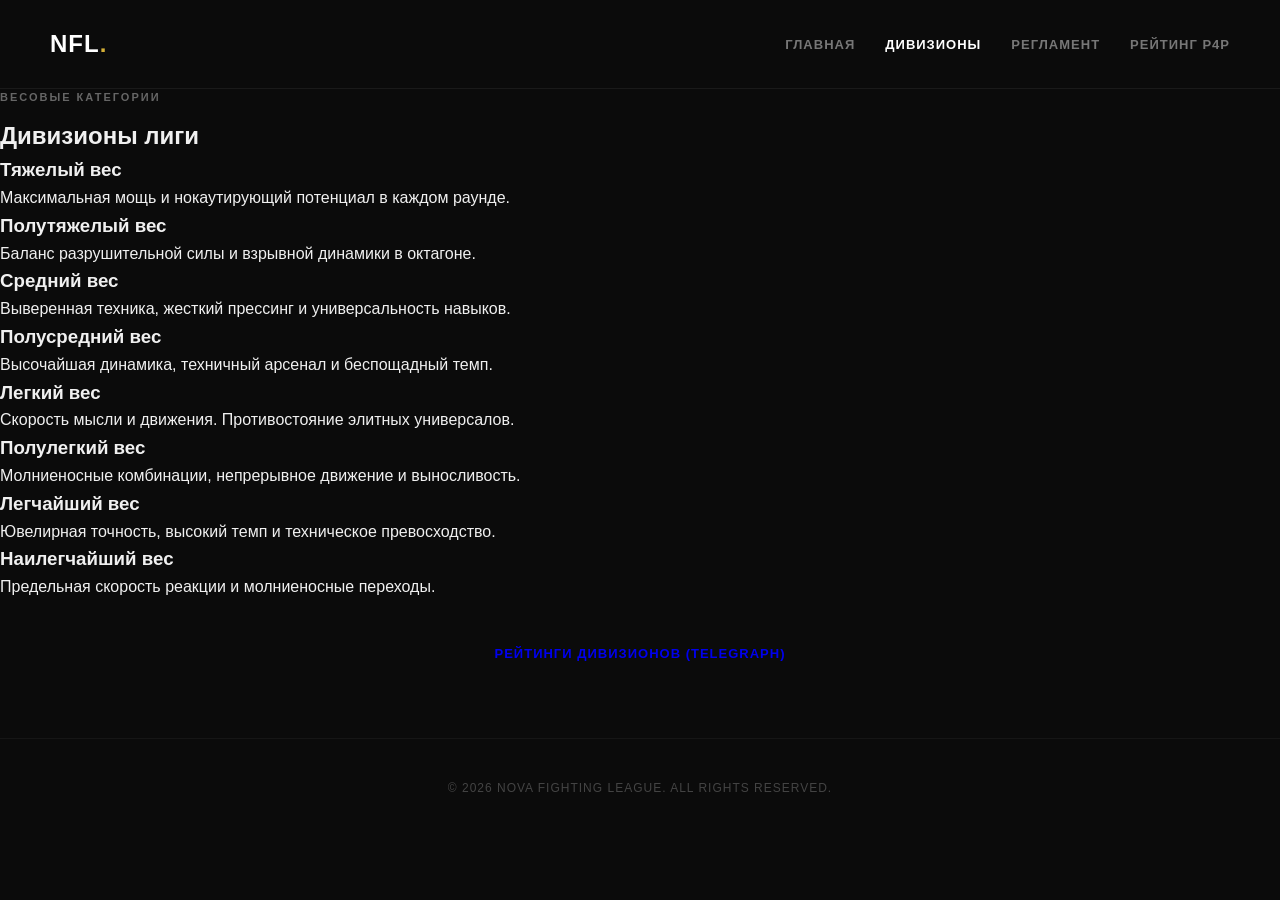
<file: divisions.html>
<!DOCTYPE html>
<html lang="ru">
<head>
    <meta charset="UTF-8">
    <meta name="viewport" content="width=device-width, initial-scale=1.0, maximum-scale=1.0, user-scalable=no">
    <title>NFL | Дивизионы</title>
    <link rel="stylesheet" href="styles.css">
</head>
<body>
    <header>
        <a href="index.html" class="logo">NFL<span>.</span></a>
        <nav>
            <ul>
                <li><a href="index.html">Главная</a></li>
                <li><a href="divisions.html" class="active">Дивизионы</a></li>
                <li><a href="rules.html">Регламент</a></li>
                <li><a href="p4p.html">Рейтинг P4P</a></li>
            </ul>
        </nav>
    </header>

    <div class="page-section">
        <span class="section-label">Весовые категории</span>
        <h2 class="section-title">Дивизионы лиги</h2>
        <div class="grid">
            <div class="card"><h3>Тяжелый вес</h3><p>Максимальная мощь и нокаутирующий потенциал в каждом раунде.</p></div>
            <div class="card"><h3>Полутяжелый вес</h3><p>Баланс разрушительной силы и взрывной динамики в октагоне.</p></div>
            <div class="card"><h3>Средний вес</h3><p>Выверенная техника, жесткий прессинг и универсальность навыков.</p></div>
            <div class="card"><h3>Полусредний вес</h3><p>Высочайшая динамика, техничный арсенал и беспощадный темп.</p></div>
            <div class="card"><h3>Легкий вес</h3><p>Скорость мысли и движения. Противостояние элитных универсалов.</p></div>
            <div class="card"><h3>Полулегкий вес</h3><p>Молниеносные комбинации, непрерывное движение и выносливость.</p></div>
            <div class="card"><h3>Легчайший вес</h3><p>Ювелирная точность, высокий темп и техническое превосходство.</p></div>
            <div class="card"><h3>Наилегчайший вес</h3><p>Предельная скорость реакции и молниеносные переходы.</p></div>
        </div>
        <div style="margin-top: 30px; text-align: center;">
            <a href="https://telegra.ph/Oficialnyj-rejting-VFC-07-13" target="_blank" class="btn" style="max-width: 350px;">Рейтинги дивизионов (Telegraph)</a>
        </div>
    </div>

    <footer>&copy; 2026 Nova Fighting League. All rights reserved.</footer>
</body>
</html>
</file>
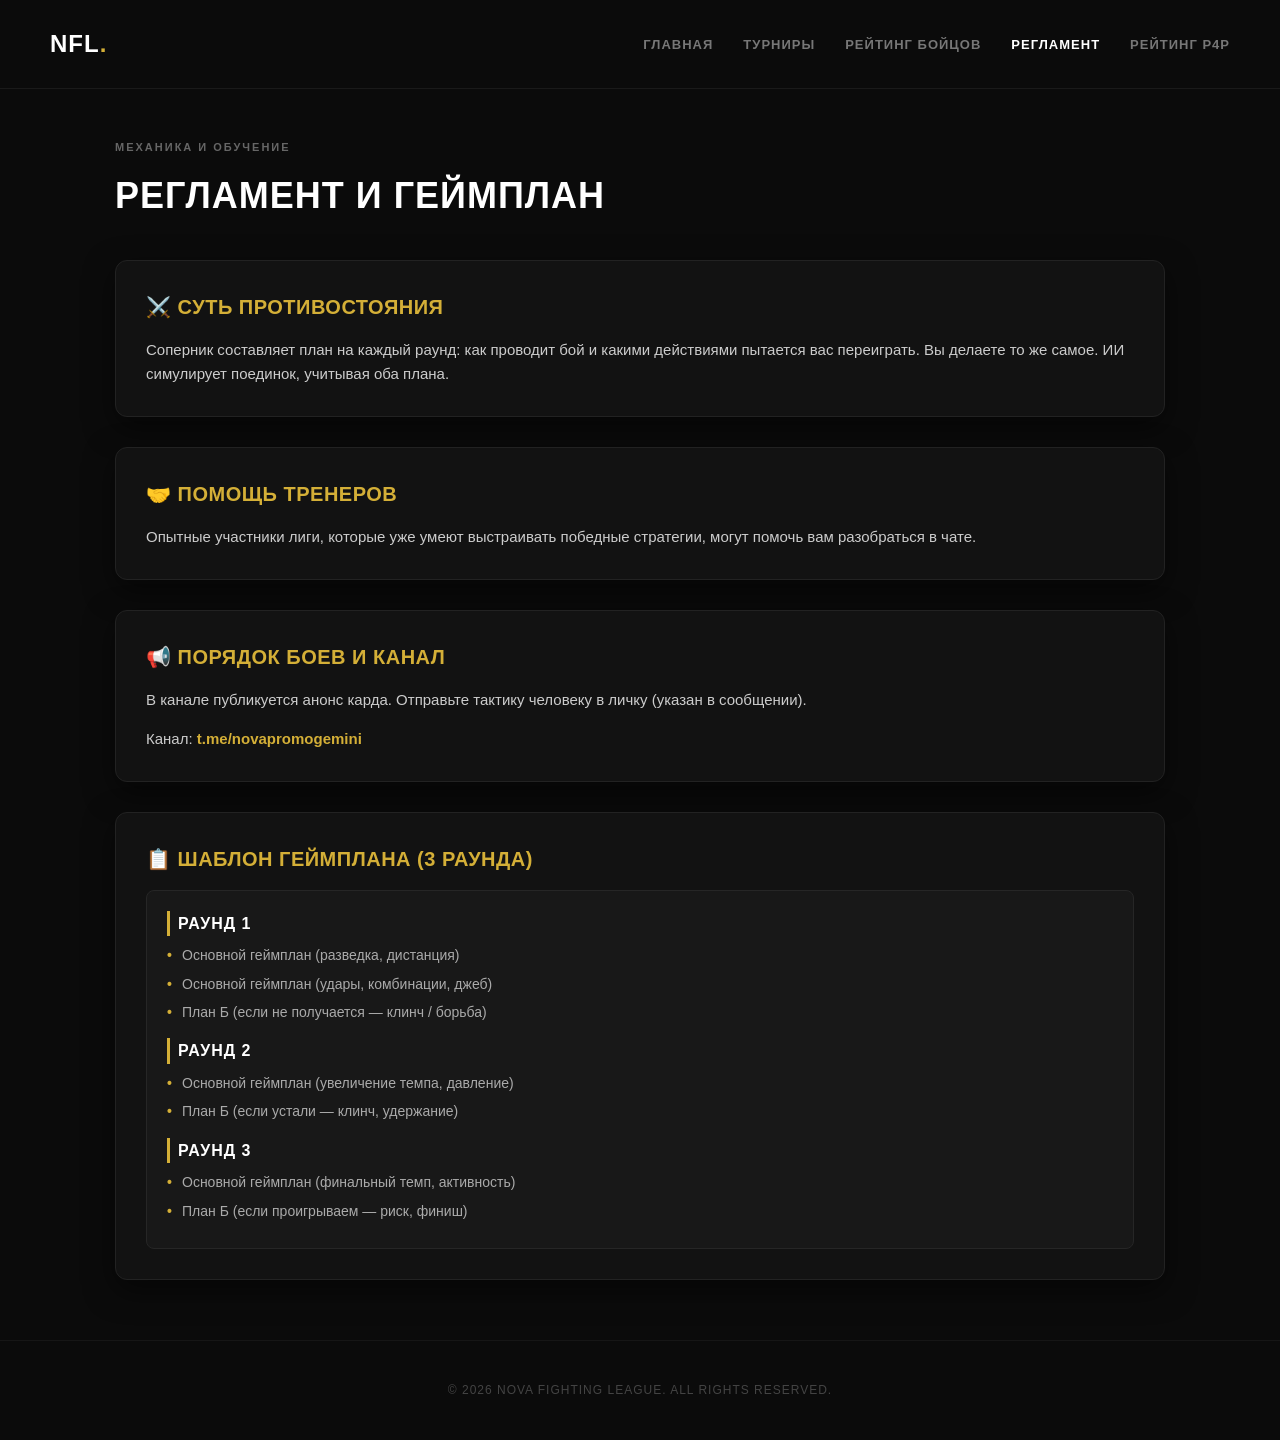
<file: rules.html>
<!DOCTYPE html>
<html lang="ru">
<head>
    <meta charset="UTF-8">
    <meta name="viewport" content="width=device-width, initial-scale=1.0">
    <title>NFL | Регламент</title>
    <link rel="stylesheet" href="styles.css">
    <style>
        /* Стили specifically для страницы регламента */
        .rules-card {
            background: #121212;
            border: 1px solid #222;
            border-radius: 12px;
            padding: 30px;
            margin-bottom: 30px;
            box-shadow: 0 10px 30px rgba(0,0,0,0.5);
        }
        .rules-card h2 {
            font-size: 20px;
            color: #d4af37;
            text-transform: uppercase;
            margin-bottom: 15px;
            font-weight: 800;
            letter-spacing: 0.5px;
            display: flex;
            align-items: center;
            gap: 10px;
        }
        .rules-card p {
            color: #ccc;
            font-size: 15px;
            line-height: 1.6;
            margin-bottom: 15px;
        }
        .rules-card p:last-child {
            margin-bottom: 0;
        }
        .telegram-link {
            color: #d4af37;
            text-decoration: none;
            font-weight: 700;
            transition: color 0.2s;
        }
        .telegram-link:hover {
            color: #fff;
            text-decoration: underline;
        }
        
        /* Блок шаблона геймплана */
        .gameplan-box {
            background: #181818;
            border: 1px solid #262626;
            border-radius: 8px;
            padding: 20px;
            margin-top: 15px;
        }
        .round-title {
            font-size: 16px;
            font-weight: 800;
            color: #fff;
            margin-top: 15px;
            margin-bottom: 8px;
            text-transform: uppercase;
            letter-spacing: 1px;
            border-left: 3px solid #d4af37;
            padding-left: 8px;
        }
        .round-title:first-child {
            margin-top: 0;
        }
        .plan-item {
            color: #aaa;
            font-size: 14px;
            margin-bottom: 6px;
            padding-left: 15px;
            position: relative;
        }
        .plan-item::before {
            content: "•";
            color: #d4af37;
            position: absolute;
            left: 0;
            font-weight: bold;
        }
    </style>
</head>
<body>
    <header>
        <a href="index.html" class="logo">NFL<span>.</span></a>
        <nav>
            <ul>
                <li><a href="index.html">Главная</a></li>
                <li><a href="tournaments.html">Турниры</a></li>
                <li><a href="rankings.html">Рейтинг бойцов</a></li>
                <li><a href="rules.html" class="active">Регламент</a></li>
                <li><a href="p4p.html">Рейтинг P4P</a></li>
            </ul>
        </nav>
    </header>

    <div class="container">
        <span class="section-label">Механика и обучение</span>
        <h1 class="page-title">Регламент и геймплан</h1>

        <!-- Суть противостояния -->
        <div class="rules-card">
            <h2>⚔️ Суть противостояния</h2>
            <p>Соперник составляет план на каждый раунд: как проводит бой и какими действиями пытается вас переиграть. Вы делаете то же самое. ИИ симулирует поединок, учитывая оба плана.</p>
        </div>

        <!-- Помощь тренеров -->
        <div class="rules-card">
            <h2>🤝 Помощь тренеров</h2>
            <p>Опытные участники лиги, которые уже умеют выстраивать победные стратегии, могут помочь вам разобраться в чате.</p>
        </div>

        <!-- Порядок боев и канал -->
        <div class="rules-card">
            <h2>📢 Порядок боев и канал</h2>
            <p>В канале публикуется анонс карда. Отправьте тактику человеку в личку (указан в сообщении).</p>
            <p style="margin-top: 10px;">
                Канал: <a href="https://t.me/novapromogemini" target="_blank" class="telegram-link">t.me/novapromogemini</a>
            </p>
        </div>

        <!-- Шаблон геймплана -->
        <div class="rules-card">
            <h2>📋 Шаблон геймплана (3 раунда)</h2>
            
            <div class="gameplan-box">
                <div class="round-title">Раунд 1</div>
                <div class="plan-item">Основной геймплан (разведка, дистанция)</div>
                <div class="plan-item">Основной геймплан (удары, комбинации, джеб)</div>
                <div class="plan-item">План Б (если не получается — клинч / борьба)</div>

                <div class="round-title">Раунд 2</div>
                <div class="plan-item">Основной геймплан (увеличение темпа, давление)</div>
                <div class="plan-item">План Б (если устали — клинч, удержание)</div>

                <div class="round-title">Раунд 3</div>
                <div class="plan-item">Основной геймплан (финальный темп, активность)</div>
                <div class="plan-item">План Б (если проигрываем — риск, финиш)</div>
            </div>
        </div>

    </div>

    <footer>&copy; 2026 Nova Fighting League. All rights reserved.</footer>
</body>
</html>
</file>
<file: styles.css>
/* ==========================================
   1. ОБЩИЕ СТИЛИ И СБРОС
   ========================================== */
* {
    box-sizing: border-box;
    margin: 0;
    padding: 0;
}

body {
    background-color: #0b0b0b;
    color: #f0f0f0;
    font-family: 'Segoe UI', Roboto, Helvetica, Arial, sans-serif;
    line-height: 1.6;
    -webkit-font-smoothing: antialiased;
}

/* ==========================================
   2. ШАПКА САЙТА (HEADER)
   ========================================== */
header {
    background: #0b0b0b;
    border-bottom: 1px solid #1a1a1a;
    padding: 25px 50px;
    display: flex;
    justify-content: space-between;
    align-items: center;
    position: sticky;
    top: 0;
    z-index: 1000;
}

.logo {
    font-size: 24px;
    font-weight: 900;
    color: #fff;
    text-decoration: none;
    letter-spacing: 1px;
}

.logo span {
    color: #d4af37;
}

header nav ul {
    list-style: none;
    display: flex;
    gap: 30px;
}

header nav ul li a {
    color: #777;
    text-decoration: none;
    font-weight: 600;
    font-size: 13px;
    text-transform: uppercase;
    letter-spacing: 1px;
    transition: color 0.2s ease;
}

header nav ul li a:hover,
header nav ul li a.active {
    color: #fff;
}

/* ==========================================
   3. ОСНОВНОЙ КОНТЕЙНЕР И ТИПОГРАФИКА
   ========================================== */
.container {
    max-width: 1100px;
    margin: 50px auto;
    padding: 0 25px;
}

.section-label {
    display: block;
    color: #666;
    font-size: 11px;
    font-weight: 700;
    text-transform: uppercase;
    letter-spacing: 2px;
    margin-bottom: 10px;
}

.page-title {
    font-size: 36px;
    font-weight: 900;
    color: #fff;
    text-transform: uppercase;
    margin-bottom: 35px;
    letter-spacing: 1px;
}

/* ==========================================
   4. ГЛАВНАЯ СТРАНИЦА (INDEX.HTML) СТИЛИ
   ========================================== */
.hero-grid {
    display: grid;
    grid-template-columns: 2fr 1fr;
    gap: 40px;
    align-items: start;
}

.hero-main {
    padding-top: 10px;
}

.hero-title {
    font-size: 52px;
    font-weight: 900;
    line-height: 1.05;
    text-transform: uppercase;
    letter-spacing: 1.5px;
    color: #fff;
    margin-bottom: 20px;
}

.hero-description {
    color: #888;
    font-size: 16px;
    margin-bottom: 35px;
    line-height: 1.7;
}

.hero-actions {
    display: flex;
    gap: 15px;
    margin-bottom: 60px;
}

.btn {
    display: inline-flex;
    align-items: center;
    justify-content: center;
    padding: 14px 28px;
    font-weight: 700;
    font-size: 13px;
    text-transform: uppercase;
    letter-spacing: 1px;
    text-decoration: none;
    border-radius: 6px;
    transition: all 0.2s ease;
}

.btn-primary {
    background-color: #fff;
    color: #0b0b0b;
    border: 1px solid #fff;
}

.btn-primary:hover {
    background-color: #d4af37;
    border-color: #d4af37;
}

.btn-outline {
    background-color: transparent;
    color: #fff;
    border: 1px solid #222;
}

.btn-outline:hover {
    border-color: #555;
    background: #141414;
}

.stats-row {
    display: flex;
    gap: 40px;
    border-top: 1px solid #161616;
    padding-top: 30px;
}

.stat-item .stat-num {
    font-size: 32px;
    font-weight: 900;
    color: #fff;
    letter-spacing: 1px;
}

.stat-item .stat-desc {
    font-size: 11px;
    text-transform: uppercase;
    color: #666;
    letter-spacing: 1.5px;
    margin-top: 4px;
}

/* Боковая панель новостей на главной */
.news-sidebar {
    background: #121212;
    border: 1px solid #1a1a1a;
    border-radius: 8px;
    padding: 25px;
}

.news-sidebar-title {
    font-size: 13px;
    font-weight: 800;
    text-transform: uppercase;
    letter-spacing: 1.5px;
    color: #fff;
    margin-bottom: 20px;
    border-bottom: 1px solid #1c1c1c;
    padding-bottom: 12px;
}

.news-item {
    padding: 12px 0;
    border-bottom: 1px solid #161616;
}

.news-item:last-child {
    border-bottom: none;
    padding-bottom: 0;
}

.news-date {
    display: block;
    font-size: 11px;
    color: #555;
    margin-bottom: 4px;
    font-family: monospace;
}

.news-text {
    font-size: 13px;
    color: #ccc;
    font-weight: 500;
}

/* ==========================================
   5. КАРТОЧКИ РЕЙТИНГОВ И ДИВИЗИОНОВ
   ========================================== */
.division-header {
    font-size: 18px;
    font-weight: 800;
    color: #fff;
    margin: 40px 0 15px 0;
    text-transform: uppercase;
    letter-spacing: 1px;
    border-bottom: 1px solid #1a1a1a;
    padding-bottom: 8px;
}

.rankings-list {
    display: flex;
    flex-direction: column;
    gap: 8px;
}

.fighter-card {
    background: #121212;
    border: 1px solid #1a1a1a;
    border-radius: 6px;
    padding: 14px 20px;
    display: flex;
    align-items: center;
    justify-content: space-between;
    transition: all 0.2s ease;
}

.fighter-card:hover {
    border-color: #333;
    background: #151515;
}

.fighter-card.champ {
    border: 1px solid rgba(212, 175, 55, 0.3);
    background: linear-gradient(90deg, #16140c 0%, #121212 100%);
}

.rank-num {
    font-weight: 800;
    font-size: 14px;
    color: #555;
    width: 35px;
}

.fighter-info {
    display: flex;
    align-items: center;
    gap: 12px;
    flex-grow: 1;
}

.flag {
    font-size: 16px;
}

.fighter-name {
    font-weight: 600;
    color: #fff;
    font-size: 15px;
}

.fighter-record {
    font-family: monospace;
    color: #666;
    font-size: 13px;
}

/* ==========================================
   6. СТРАНИЦА ТУРНИРОВ (КАРДЫ И БОИ)
   ========================================== */
.tournament-card {
    background: #121212;
    border: 1px solid #1a1a1a;
    border-radius: 8px;
    padding: 30px;
    margin-bottom: 40px;
    box-shadow: 0 10px 30px rgba(0,0,0,0.5);
}

.tournament-header {
    display: flex;
    justify-content: space-between;
    align-items: center;
    border-bottom: 1px solid #1a1a1a;
    padding-bottom: 20px;
    margin-bottom: 30px;
    flex-wrap: wrap;
    gap: 15px;
}

.tournament-title {
    font-size: 28px;
    font-weight: 800;
    color: #fff;
    text-transform: uppercase;
    letter-spacing: 1px;
}

.tournament-title span {
    color: #d4af37;
}

.tournament-date {
    background: rgba(212, 175, 55, 0.08);
    color: #d4af37;
    padding: 8px 16px;
    border-radius: 20px;
    font-size: 13px;
    font-weight: 600;
    border: 1px solid rgba(212, 175, 55, 0.15);
}

.card-section-title {
    font-size: 14px;
    color: #666;
    text-transform: uppercase;
    letter-spacing: 1.5px;
    margin-bottom: 20px;
    font-weight: 700;
}

.fights-grid {
    display: grid;
    grid-template-columns: repeat(auto-fit, minmax(300px, 1fr));
    gap: 12px;
}

.fight-row {
    background: #161616;
    border: 1px solid #202020;
    border-radius: 6px;
    padding: 14px 18px;
    display: flex;
    align-items: center;
    justify-content: space-between;
    transition: all 0.2s ease;
}

.fight-row:hover {
    border-color: #d4af37;
    transform: translateY(-1px);
}

.fighter-side {
    width: 42%;
    font-weight: 600;
    font-size: 14px;
    color: #fff;
    white-space: nowrap;
    overflow: hidden;
    text-overflow: ellipsis;
}

.fighter-side.right {
    text-align: right;
}

.vs-badge {
    background: #1e1e1e;
    color: #d4af37;
    font-size: 10px;
    font-weight: 900;
    padding: 4px 8px;
    border-radius: 4px;
    letter-spacing: 1px;
}

/* ==========================================
   7. СТРАНИЦА РЕГЛАМЕНТА И ПРАВИЛ
   ========================================== */
.rules-card {
    background: #121212;
    border: 1px solid #1a1a1a;
    border-radius: 8px;
    padding: 30px;
    margin-bottom: 25px;
}

.rules-card h2 {
    font-size: 18px;
    color: #fff;
    text-transform: uppercase;
    margin-bottom: 12px;
    font-weight: 800;
    letter-spacing: 0.5px;
}

.rules-card p {
    color: #aaa;
    font-size: 14px;
    line-height: 1.6;
    margin-bottom: 12px;
}

.rules-card p:last-child {
    margin-bottom: 0;
}

.telegram-link {
    color: #d4af37;
    text-decoration: none;
    font-weight: 700;
    transition: color 0.2s;
}

.telegram-link:hover {
    color: #fff;
    text-decoration: underline;
}

.gameplan-box {
    background: #161616;
    border: 1px solid #202020;
    border-radius: 6px;
    padding: 20px;
    margin-top: 15px;
}

.round-title {
    font-size: 15px;
    font-weight: 800;
    color: #fff;
    margin-top: 15px;
    margin-bottom: 8px;
    text-transform: uppercase;
    letter-spacing: 1px;
    border-left: 2px solid #d4af37;
    padding-left: 8px;
}

.round-title:first-child {
    margin-top: 0;
}

.plan-item {
    color: #999;
    font-size: 13px;
    margin-bottom: 6px;
    padding-left: 15px;
    position: relative;
}

.plan-item::before {
    content: "•";
    color: #d4af37;
    position: absolute;
    left: 0;
    font-weight: bold;
}

/* ==========================================
   8. ФУТЕР
   ========================================== */
footer {
    text-align: center;
    padding: 40px;
    color: #444;
    font-size: 12px;
    border-top: 1px solid #161616;
    margin-top: 60px;
    text-transform: uppercase;
    letter-spacing: 1px;
}

/* ==========================================
   9. АДАПТИВНОСТЬ ДЛЯ МОБИЛЬНЫХ (MOBILE RESPONSIVE)
   ========================================== */
@media (max-width: 900px) {
    .hero-grid {
        grid-template-columns: 1fr;
        gap: 30px;
    }
}

@media (max-width: 768px) {
    header {
        flex-direction: column;
        padding: 20px;
        gap: 12px;
    }

    header nav ul {
        flex-wrap: wrap;
        justify-content: center;
        gap: 12px 18px;
    }

    header nav ul li a {
        font-size: 12px;
    }

    .container {
        padding: 0 15px;
        margin: 25px auto;
    }

    .hero-title {
        font-size: 38px;
    }

    .page-title {
        font-size: 26px;
        margin-bottom: 25px;
    }

    .stats-row {
        gap: 20px;
    }

    .stat-item .stat-num {
        font-size: 26px;
    }

    .tournament-card,
    .rules-card,
    .news-sidebar {
        padding: 20px;
    }

    .fights-grid {
        grid-template-columns: 1fr;
    }
    
    .fighter-side {
        font-size: 13px;
    }
}
</file>
